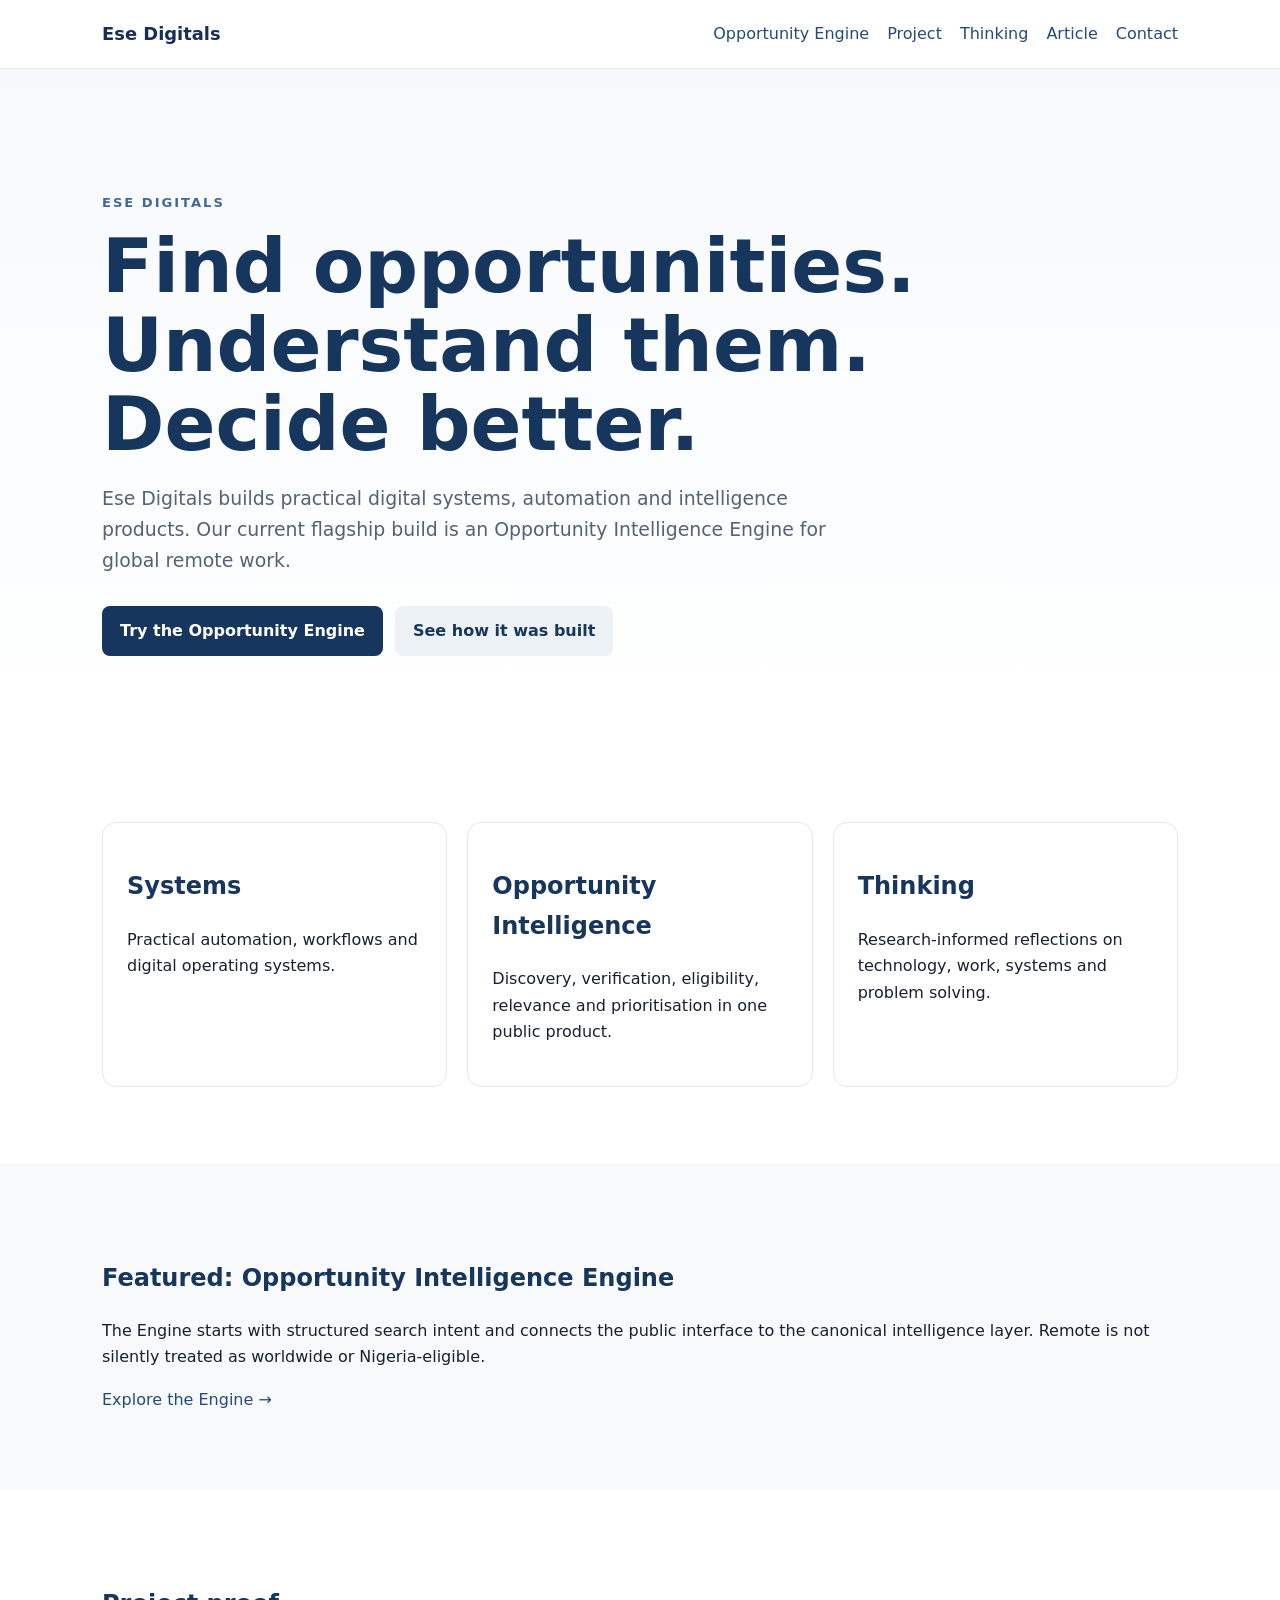
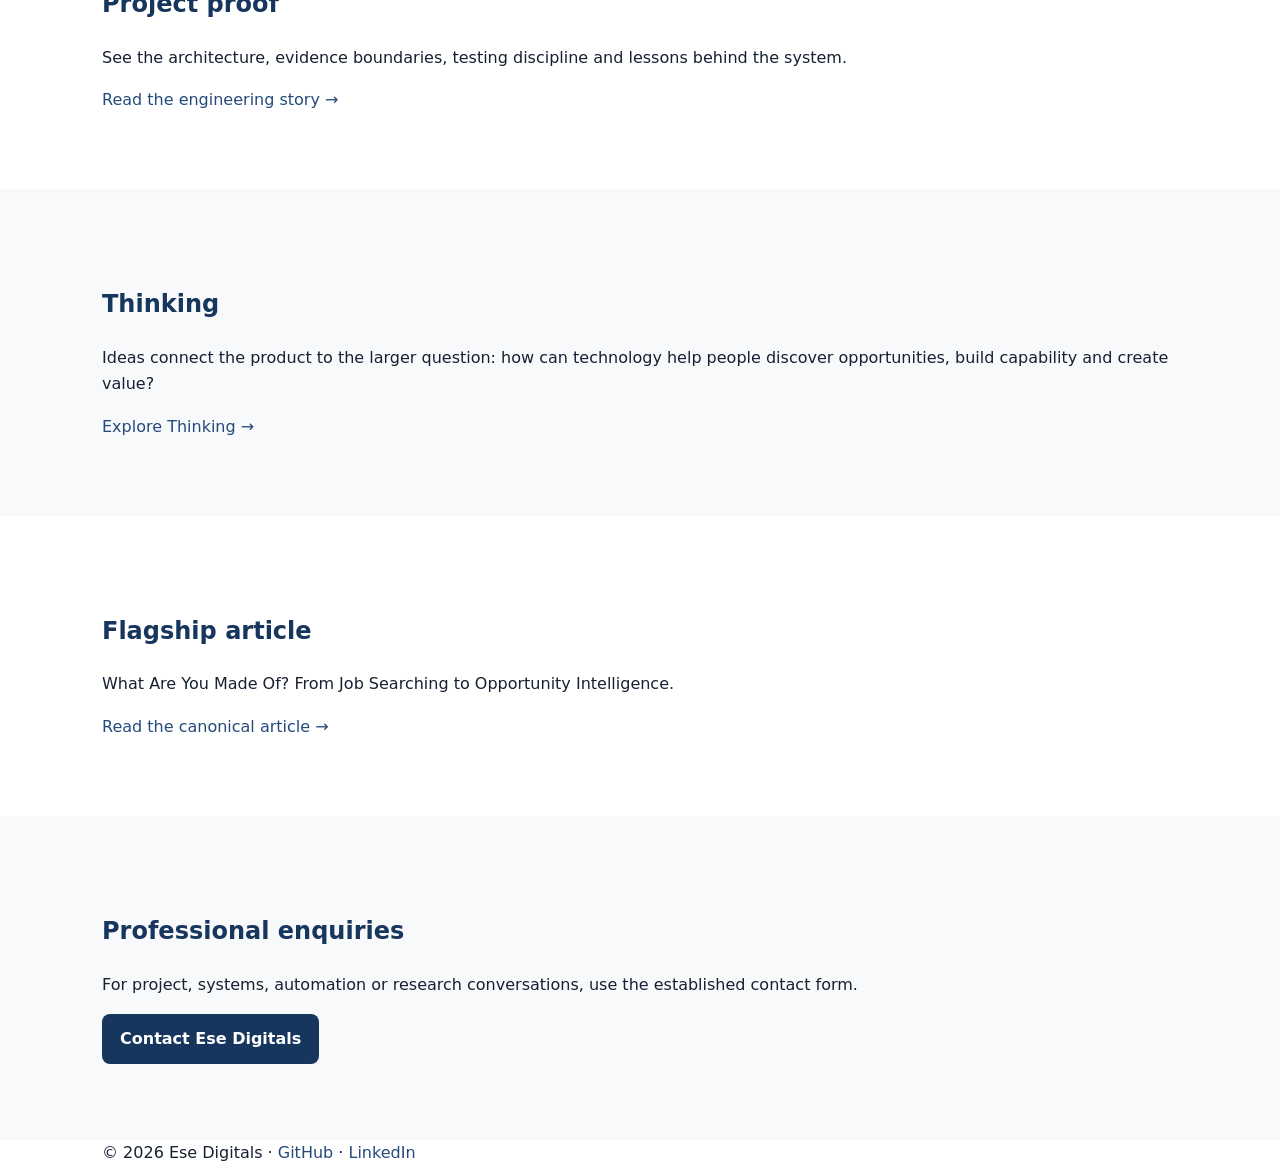
<file: index.html>
<!doctype html><html lang="en"><head><meta charset="utf-8"><meta name="viewport" content="width=device-width,initial-scale=1"><meta name="description" content="Ese Digitals builds practical digital systems, automation and opportunity intelligence tools."><link rel="canonical" href="https://ese-digitals-platform.legaldept-nrc.workers.dev/"><meta property="og:title" content="Ese Digitals | Opportunity Intelligence & Digital Systems"><meta property="og:description" content="Explore Ese Digitals, the Opportunity Intelligence Engine and the thinking behind it."><meta property="og:type" content="website"><meta property="og:url" content="https://ese-digitals-platform.legaldept-nrc.workers.dev/"><title>Ese Digitals | Opportunity Intelligence & Digital Systems</title><link rel="stylesheet" href="/styles.css"></head><body><header class="site-header"><div class="container nav"><a class="brand" href="/">Ese Digitals</a><nav aria-label="Primary"><a href="/engine/">Opportunity Engine</a><a href="/project/">Project</a><a href="/thinking/">Thinking</a><a href="/thinking/article/">Article</a><a href="#contact">Contact</a></nav></div></header><main><section class="hero"><div class="container"><p class="eyebrow">ESE DIGITALS</p><h1>Find opportunities. Understand them. Decide better.</h1><p class="lede">Ese Digitals builds practical digital systems, automation and intelligence products. Our current flagship build is an Opportunity Intelligence Engine for global remote work.</p><div class="actions"><a class="button" href="/engine/">Try the Opportunity Engine</a><a class="button secondary" href="/project/">See how it was built</a></div></div></section><section class="section"><div class="container"><div class="grid"><article><h2>Systems</h2><p>Practical automation, workflows and digital operating systems.</p></article><article><h2>Opportunity Intelligence</h2><p>Discovery, verification, eligibility, relevance and prioritisation in one public product.</p></article><article><h2>Thinking</h2><p>Research-informed reflections on technology, work, systems and problem solving.</p></article></div></div></section><section class="section alt"><div class="container"><h2>Featured: Opportunity Intelligence Engine</h2><p>The Engine starts with structured search intent and connects the public interface to the canonical intelligence layer. Remote is not silently treated as worldwide or Nigeria-eligible.</p><a class="text-link" href="/engine/">Explore the Engine →</a></div></section><section class="section"><div class="container"><h2>Project proof</h2><p>See the architecture, evidence boundaries, testing discipline and lessons behind the system.</p><a class="text-link" href="/project/">Read the engineering story →</a></div></section><section class="section alt"><div class="container"><h2>Thinking</h2><p>Ideas connect the product to the larger question: how can technology help people discover opportunities, build capability and create value?</p><a class="text-link" href="/thinking/">Explore Thinking →</a></div></section><section class="section"><div class="container"><h2>Flagship article</h2><p>What Are You Made Of? From Job Searching to Opportunity Intelligence.</p><a class="text-link" href="/thinking/article/">Read the canonical article →</a></div></section><section id="contact" class="section alt"><div class="container"><h2>Professional enquiries</h2><p>For project, systems, automation or research conversations, use the established contact form.</p><a class="button" href="https://forms.gle/amWQLg8qA7jaeBov5" rel="noopener">Contact Ese Digitals</a></div></section></main><footer><div class="container">© <span id="year"></span> Ese Digitals · <a href="https://github.com/S-A-oghene" rel="noopener">GitHub</a> · <a href="https://www.linkedin.com/in/eseoghene-g-128733130/" rel="noopener">LinkedIn</a></div></footer><script src="/app.js"></script></body></html>
</file>
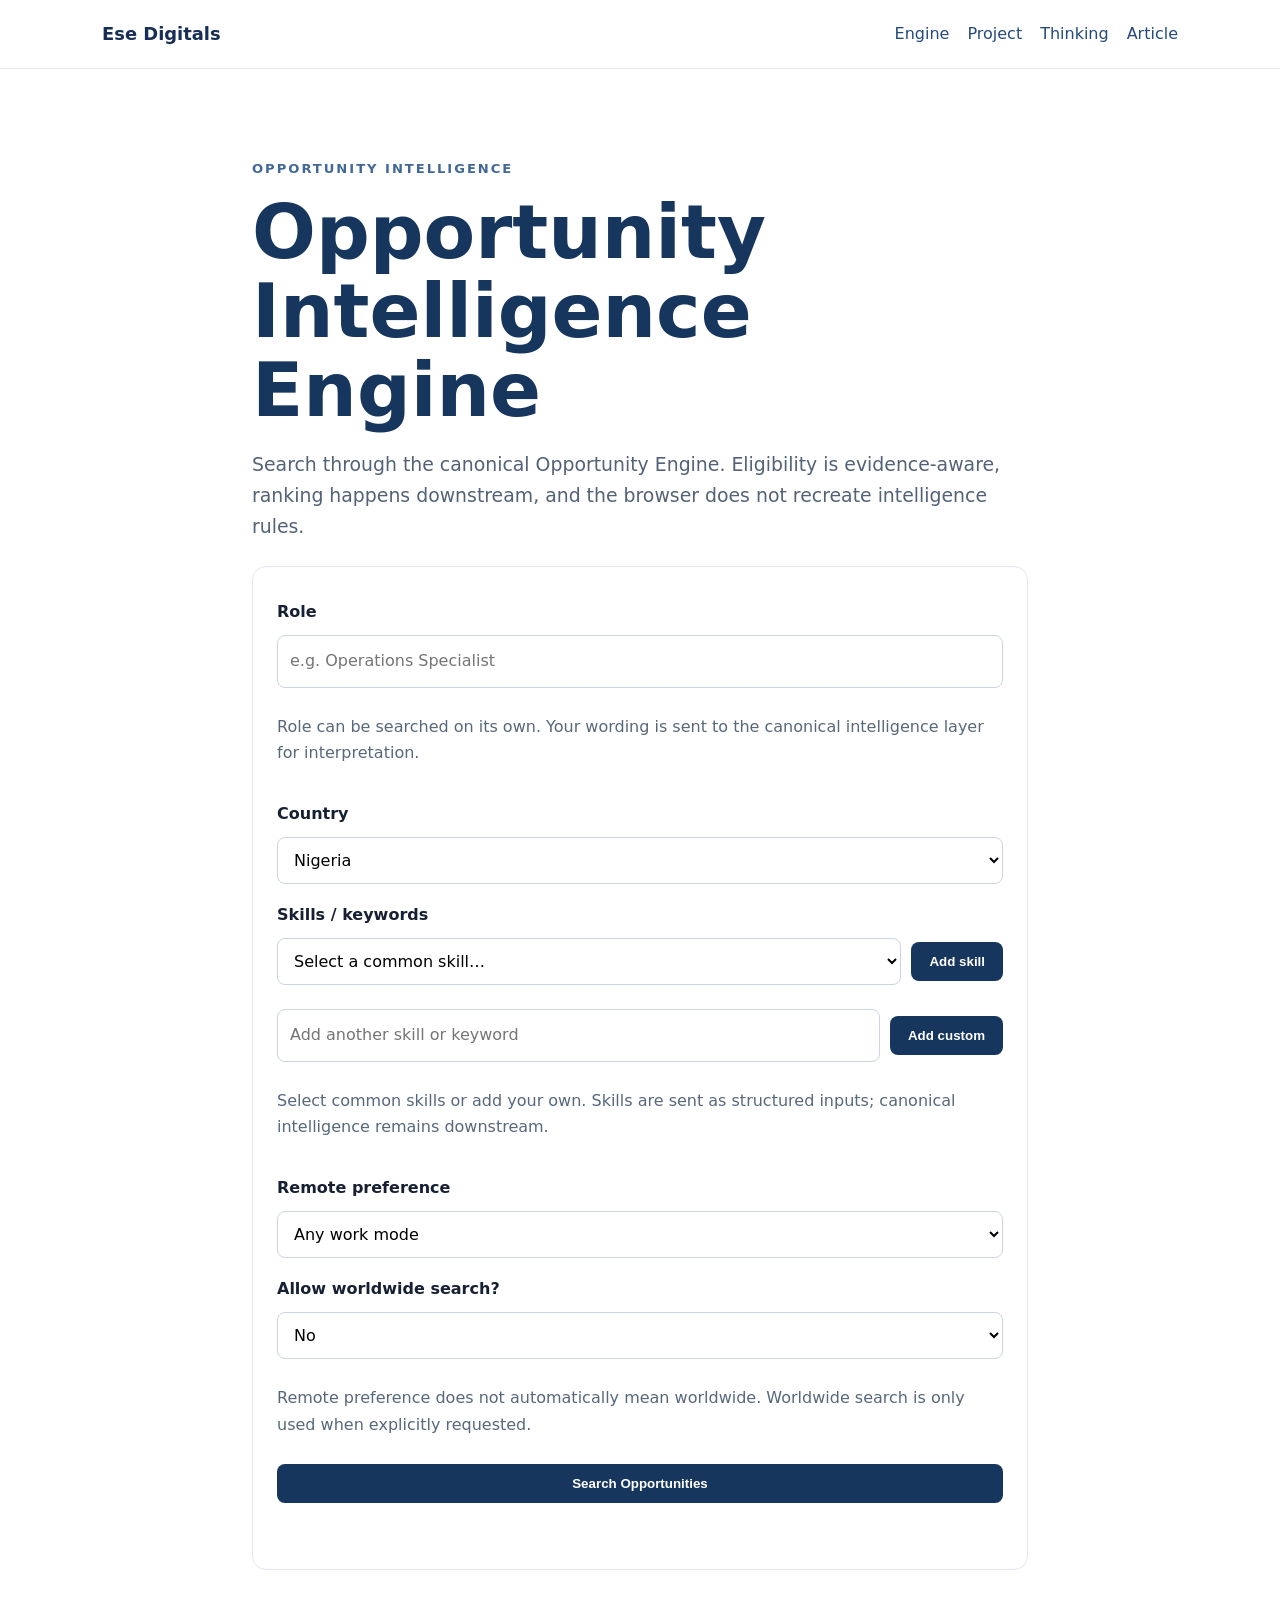
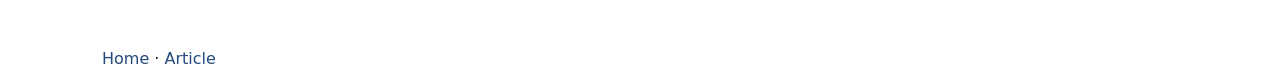
<file: engine/index.html>
<!doctype html>
<html lang="en">
<head>
  <meta charset="utf-8">
  <meta name="viewport" content="width=device-width,initial-scale=1">
  <meta name="description" content="Ese Digitals Opportunity Intelligence Engine — evidence-aware opportunity search.">
  <link rel="canonical" href="https://ese-digitals-platform.legaldept-nrc.workers.dev/engine/">
  <meta property="og:title" content="Opportunity Intelligence Engine | Ese Digitals">
  <meta property="og:url" content="https://ese-digitals-platform.legaldept-nrc.workers.dev/engine/">
  <title>Opportunity Intelligence Engine | Ese Digitals</title>
  <link rel="stylesheet" href="/styles.css">
</head>
<body>
<header class="site-header">
  <div class="container nav">
    <a class="brand" href="/">Ese Digitals</a>
    <nav aria-label="Primary">
      <a href="/engine/">Engine</a>
      <a href="/project/">Project</a>
      <a href="/thinking/">Thinking</a>
      <a href="/thinking/article/">Article</a>
    </nav>
  </div>
</header>
<main>
  <section class="section">
    <div class="container narrow">
      <p class="eyebrow">OPPORTUNITY INTELLIGENCE</p>
      <h1>Opportunity Intelligence Engine</h1>
      <p class="lede">Search through the canonical Opportunity Engine. Eligibility is evidence-aware, ranking happens downstream, and the browser does not recreate intelligence rules.</p>

      <div class="card">
        <form id="engineForm" novalidate>
          <label for="role">Role</label>
          <input id="role" name="role" placeholder="e.g. Operations Specialist" autocomplete="off" aria-describedby="roleHelp">
          <p id="roleHelp" class="notice">Role can be searched on its own. Your wording is sent to the canonical intelligence layer for interpretation.</p>

          <label for="country">Country</label>
          <select id="country" name="country" autocomplete="country-name">
            <option value="">Any country / not specified</option>
            <option value="Afghanistan">Afghanistan</option>
            <option value="Albania">Albania</option>
            <option value="Algeria">Algeria</option>
            <option value="Andorra">Andorra</option>
            <option value="Angola">Angola</option>
            <option value="Antigua and Barbuda">Antigua and Barbuda</option>
            <option value="Argentina">Argentina</option>
            <option value="Armenia">Armenia</option>
            <option value="Australia">Australia</option>
            <option value="Austria">Austria</option>
            <option value="Azerbaijan">Azerbaijan</option>
            <option value="Bahamas">Bahamas</option>
            <option value="Bahrain">Bahrain</option>
            <option value="Bangladesh">Bangladesh</option>
            <option value="Barbados">Barbados</option>
            <option value="Belarus">Belarus</option>
            <option value="Belgium">Belgium</option>
            <option value="Belize">Belize</option>
            <option value="Benin">Benin</option>
            <option value="Bhutan">Bhutan</option>
            <option value="Bolivia">Bolivia</option>
            <option value="Bosnia and Herzegovina">Bosnia and Herzegovina</option>
            <option value="Botswana">Botswana</option>
            <option value="Brazil">Brazil</option>
            <option value="Brunei">Brunei</option>
            <option value="Bulgaria">Bulgaria</option>
            <option value="Burkina Faso">Burkina Faso</option>
            <option value="Burundi">Burundi</option>
            <option value="Cabo Verde">Cabo Verde</option>
            <option value="Cambodia">Cambodia</option>
            <option value="Cameroon">Cameroon</option>
            <option value="Canada">Canada</option>
            <option value="Central African Republic">Central African Republic</option>
            <option value="Chad">Chad</option>
            <option value="Chile">Chile</option>
            <option value="China">China</option>
            <option value="Colombia">Colombia</option>
            <option value="Comoros">Comoros</option>
            <option value="Congo">Congo</option>
            <option value="Costa Rica">Costa Rica</option>
            <option value="Côte d'Ivoire">Côte d'Ivoire</option>
            <option value="Croatia">Croatia</option>
            <option value="Cuba">Cuba</option>
            <option value="Cyprus">Cyprus</option>
            <option value="Czechia">Czechia</option>
            <option value="Democratic Republic of the Congo">Democratic Republic of the Congo</option>
            <option value="Denmark">Denmark</option>
            <option value="Djibouti">Djibouti</option>
            <option value="Dominica">Dominica</option>
            <option value="Dominican Republic">Dominican Republic</option>
            <option value="Ecuador">Ecuador</option>
            <option value="Egypt">Egypt</option>
            <option value="El Salvador">El Salvador</option>
            <option value="Equatorial Guinea">Equatorial Guinea</option>
            <option value="Eritrea">Eritrea</option>
            <option value="Estonia">Estonia</option>
            <option value="Eswatini">Eswatini</option>
            <option value="Ethiopia">Ethiopia</option>
            <option value="Fiji">Fiji</option>
            <option value="Finland">Finland</option>
            <option value="France">France</option>
            <option value="Gabon">Gabon</option>
            <option value="Gambia">Gambia</option>
            <option value="Georgia">Georgia</option>
            <option value="Germany">Germany</option>
            <option value="Ghana">Ghana</option>
            <option value="Greece">Greece</option>
            <option value="Grenada">Grenada</option>
            <option value="Guatemala">Guatemala</option>
            <option value="Guinea">Guinea</option>
            <option value="Guinea-Bissau">Guinea-Bissau</option>
            <option value="Guyana">Guyana</option>
            <option value="Haiti">Haiti</option>
            <option value="Honduras">Honduras</option>
            <option value="Hungary">Hungary</option>
            <option value="Iceland">Iceland</option>
            <option value="India">India</option>
            <option value="Indonesia">Indonesia</option>
            <option value="Iran">Iran</option>
            <option value="Iraq">Iraq</option>
            <option value="Ireland">Ireland</option>
            <option value="Israel">Israel</option>
            <option value="Italy">Italy</option>
            <option value="Jamaica">Jamaica</option>
            <option value="Japan">Japan</option>
            <option value="Jordan">Jordan</option>
            <option value="Kazakhstan">Kazakhstan</option>
            <option value="Kenya">Kenya</option>
            <option value="Kiribati">Kiribati</option>
            <option value="Kuwait">Kuwait</option>
            <option value="Kyrgyzstan">Kyrgyzstan</option>
            <option value="Laos">Laos</option>
            <option value="Latvia">Latvia</option>
            <option value="Lebanon">Lebanon</option>
            <option value="Lesotho">Lesotho</option>
            <option value="Liberia">Liberia</option>
            <option value="Libya">Libya</option>
            <option value="Liechtenstein">Liechtenstein</option>
            <option value="Lithuania">Lithuania</option>
            <option value="Luxembourg">Luxembourg</option>
            <option value="Madagascar">Madagascar</option>
            <option value="Malawi">Malawi</option>
            <option value="Malaysia">Malaysia</option>
            <option value="Maldives">Maldives</option>
            <option value="Mali">Mali</option>
            <option value="Malta">Malta</option>
            <option value="Marshall Islands">Marshall Islands</option>
            <option value="Mauritania">Mauritania</option>
            <option value="Mauritius">Mauritius</option>
            <option value="Mexico">Mexico</option>
            <option value="Micronesia">Micronesia</option>
            <option value="Moldova">Moldova</option>
            <option value="Monaco">Monaco</option>
            <option value="Mongolia">Mongolia</option>
            <option value="Montenegro">Montenegro</option>
            <option value="Morocco">Morocco</option>
            <option value="Mozambique">Mozambique</option>
            <option value="Myanmar">Myanmar</option>
            <option value="Namibia">Namibia</option>
            <option value="Nauru">Nauru</option>
            <option value="Nepal">Nepal</option>
            <option value="Netherlands">Netherlands</option>
            <option value="New Zealand">New Zealand</option>
            <option value="Nicaragua">Nicaragua</option>
            <option value="Niger">Niger</option>
            <option value="Nigeria" selected>Nigeria</option>
            <option value="North Korea">North Korea</option>
            <option value="North Macedonia">North Macedonia</option>
            <option value="Norway">Norway</option>
            <option value="Oman">Oman</option>
            <option value="Pakistan">Pakistan</option>
            <option value="Palau">Palau</option>
            <option value="Panama">Panama</option>
            <option value="Papua New Guinea">Papua New Guinea</option>
            <option value="Paraguay">Paraguay</option>
            <option value="Peru">Peru</option>
            <option value="Philippines">Philippines</option>
            <option value="Poland">Poland</option>
            <option value="Portugal">Portugal</option>
            <option value="Qatar">Qatar</option>
            <option value="Romania">Romania</option>
            <option value="Russia">Russia</option>
            <option value="Rwanda">Rwanda</option>
            <option value="Saint Kitts and Nevis">Saint Kitts and Nevis</option>
            <option value="Saint Lucia">Saint Lucia</option>
            <option value="Saint Vincent and the Grenadines">Saint Vincent and the Grenadines</option>
            <option value="Samoa">Samoa</option>
            <option value="San Marino">San Marino</option>
            <option value="Sao Tome and Principe">Sao Tome and Principe</option>
            <option value="Saudi Arabia">Saudi Arabia</option>
            <option value="Senegal">Senegal</option>
            <option value="Serbia">Serbia</option>
            <option value="Seychelles">Seychelles</option>
            <option value="Sierra Leone">Sierra Leone</option>
            <option value="Singapore">Singapore</option>
            <option value="Slovakia">Slovakia</option>
            <option value="Slovenia">Slovenia</option>
            <option value="Solomon Islands">Solomon Islands</option>
            <option value="Somalia">Somalia</option>
            <option value="South Africa">South Africa</option>
            <option value="South Korea">South Korea</option>
            <option value="South Sudan">South Sudan</option>
            <option value="Spain">Spain</option>
            <option value="Sri Lanka">Sri Lanka</option>
            <option value="Sudan">Sudan</option>
            <option value="Suriname">Suriname</option>
            <option value="Sweden">Sweden</option>
            <option value="Switzerland">Switzerland</option>
            <option value="Syria">Syria</option>
            <option value="Taiwan">Taiwan</option>
            <option value="Tajikistan">Tajikistan</option>
            <option value="Tanzania">Tanzania</option>
            <option value="Thailand">Thailand</option>
            <option value="Timor-Leste">Timor-Leste</option>
            <option value="Togo">Togo</option>
            <option value="Tonga">Tonga</option>
            <option value="Trinidad and Tobago">Trinidad and Tobago</option>
            <option value="Tunisia">Tunisia</option>
            <option value="Türkiye">Türkiye</option>
            <option value="Turkmenistan">Turkmenistan</option>
            <option value="Tuvalu">Tuvalu</option>
            <option value="Uganda">Uganda</option>
            <option value="Ukraine">Ukraine</option>
            <option value="United Arab Emirates">United Arab Emirates</option>
            <option value="United Kingdom">United Kingdom</option>
            <option value="United States">United States</option>
            <option value="Uruguay">Uruguay</option>
            <option value="Uzbekistan">Uzbekistan</option>
            <option value="Vanuatu">Vanuatu</option>
            <option value="Vatican City">Vatican City</option>
            <option value="Venezuela">Venezuela</option>
            <option value="Vietnam">Vietnam</option>
            <option value="Yemen">Yemen</option>
            <option value="Zambia">Zambia</option>
            <option value="Zimbabwe">Zimbabwe</option>
          </select>

          <label for="skillPreset">Skills / keywords</label>
          <div class="inline-controls">
            <select id="skillPreset" aria-label="Choose a common skill">
              <option value="">Select a common skill…</option>
              <option>Administration</option>
              <option>Automation</option>
              <option>Business Analysis</option>
              <option>Communication</option>
              <option>Customer Support</option>
              <option>Data Analysis</option>
              <option>Excel</option>
              <option>Finance</option>
              <option>Financial Analysis</option>
              <option>Google Workspace</option>
              <option>Human Resources</option>
              <option>Logistics</option>
              <option>Marketing</option>
              <option>Microsoft Office</option>
              <option>Operations</option>
              <option>Process Improvement</option>
              <option>Project Management</option>
              <option>Reporting</option>
              <option>Research</option>
              <option>Risk Management</option>
              <option>Sales</option>
              <option>Scheduling</option>
              <option>SQL</option>
              <option>Stakeholder Management</option>
              <option>Supply Chain</option>
              <option>Technical Support</option>
              <option>Training</option>
              <option>Virtual Assistance</option>
              <option>Workflow Automation</option>
            </select>
            <button class="button button-secondary" id="addPresetSkill" type="button">Add skill</button>
          </div>
          <div id="selectedSkills" class="skill-list" aria-live="polite"></div>
          <div class="inline-controls">
            <input id="customSkill" type="text" placeholder="Add another skill or keyword" autocomplete="off">
            <button class="button button-secondary" id="addCustomSkill" type="button">Add custom</button>
          </div>
          <p class="notice">Select common skills or add your own. Skills are sent as structured inputs; canonical intelligence remains downstream.</p>

          <label for="remote">Remote preference</label>
          <select id="remote" name="remote">
            <option value="" selected>Any work mode</option>
            <option value="Fully Remote">Fully Remote</option>
            <option value="Remote-First">Remote-First</option>
            <option value="Hybrid">Hybrid</option>
            <option value="On-site">On-site</option>
          </select>

          <label for="worldwide">Allow worldwide search?</label>
          <select id="worldwide" name="worldwide">
            <option value="no" selected>No</option>
            <option value="yes">Yes — explicitly requested</option>
          </select>
          <p class="notice">Remote preference does not automatically mean worldwide. Worldwide search is only used when explicitly requested.</p>

          <button class="button" type="submit">Search Opportunities</button>
          <p id="formMessage" class="notice" role="status" aria-live="polite"></p>
        </form>
      </div>

      <section id="result" class="card" hidden aria-labelledby="resultHeading">
        <h2 id="resultHeading">Opportunity Results</h2>
        <p id="resultSummary" class="notice"></p>
        <div id="resultsList"></div>
        <p id="reviewSummary" class="notice"></p>
        <p class="notice">Results are returned through the protected canonical API. Application links point to the source opportunity; the Engine does not submit applications.</p>
        <a class="text-link" href="/project/">See the system architecture →</a>
      </section>
    </div>
  </section>
</main>
<footer><div class="container"><a href="/">Home</a> · <a href="/thinking/article/">Article</a></div></footer>
<script src="/app.js"></script>
</body>
</html>
</file>
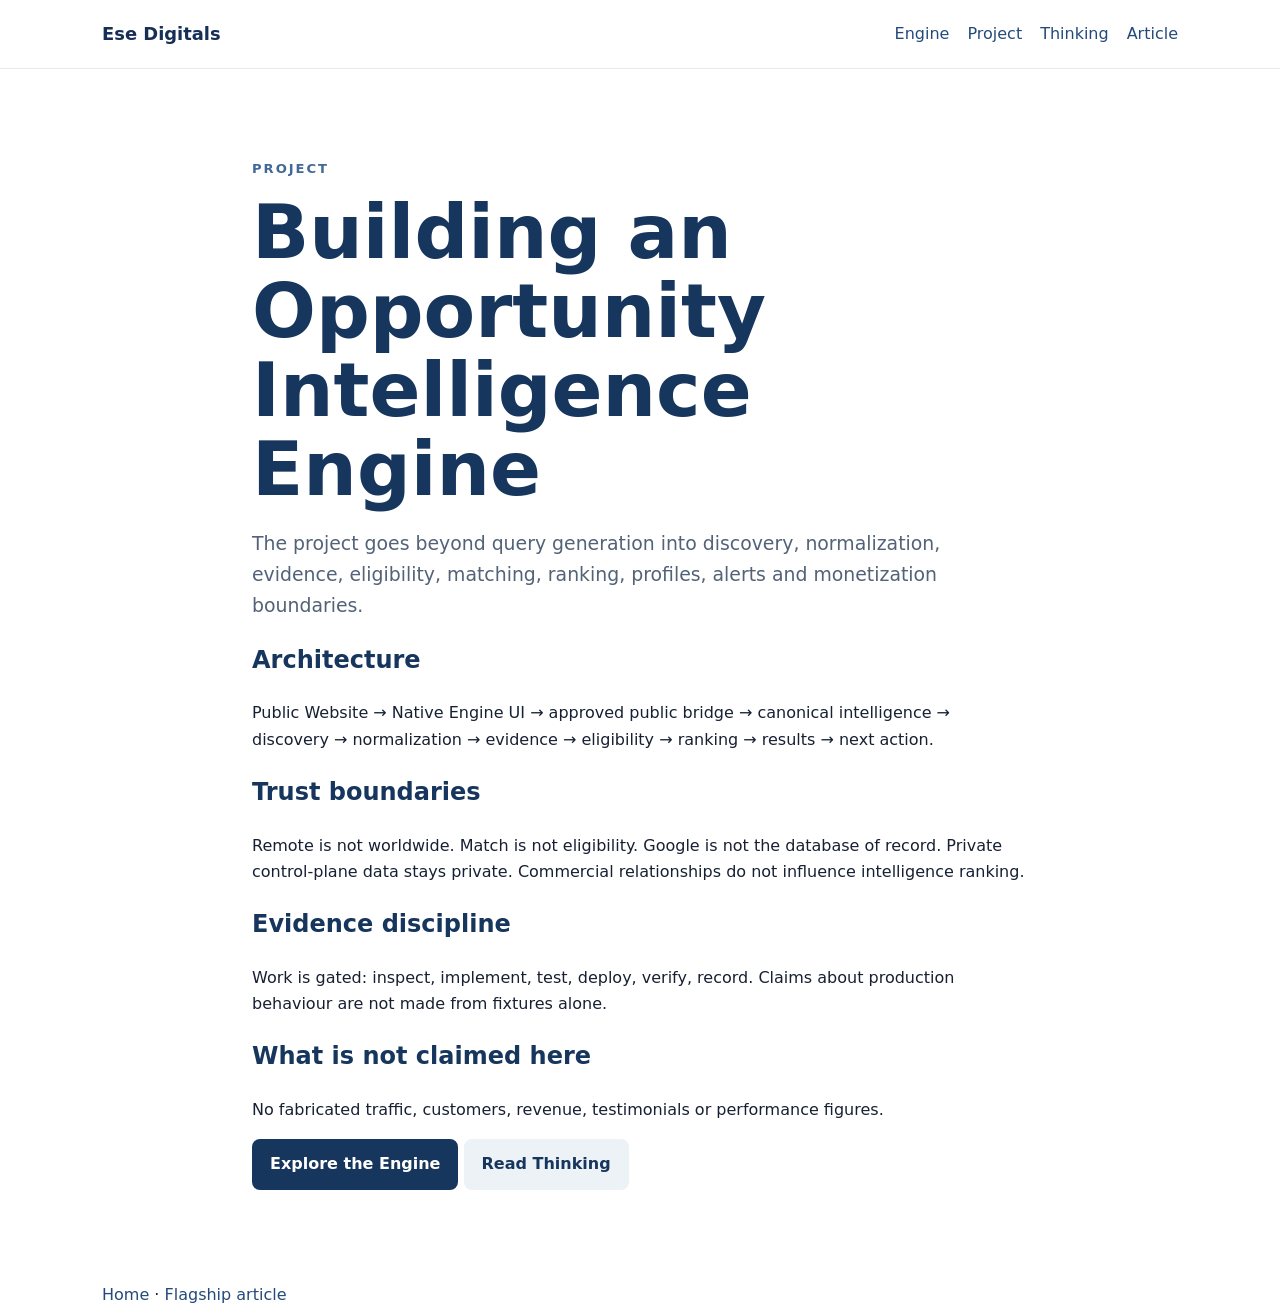
<file: project/index.html>
<!doctype html><html lang="en"><head><meta charset="utf-8"><meta name="viewport" content="width=device-width,initial-scale=1"><meta name="description" content="How the Ese Digitals Opportunity Intelligence Engine is built."><link rel="canonical" href="https://ese-digitals-platform.legaldept-nrc.workers.dev/project/"><title>Project | Ese Digitals Opportunity Intelligence Engine</title><link rel="stylesheet" href="/styles.css"></head><body><header class="site-header"><div class="container nav"><a class="brand" href="/">Ese Digitals</a><nav><a href="/engine/">Engine</a><a href="/project/">Project</a><a href="/thinking/">Thinking</a><a href="/thinking/article/">Article</a></nav></div></header><main><section class="section"><div class="container narrow"><p class="eyebrow">PROJECT</p><h1>Building an Opportunity Intelligence Engine</h1><p class="lede">The project goes beyond query generation into discovery, normalization, evidence, eligibility, matching, ranking, profiles, alerts and monetization boundaries.</p><h2>Architecture</h2><p>Public Website → Native Engine UI → approved public bridge → canonical intelligence → discovery → normalization → evidence → eligibility → ranking → results → next action.</p><h2>Trust boundaries</h2><p>Remote is not worldwide. Match is not eligibility. Google is not the database of record. Private control-plane data stays private. Commercial relationships do not influence intelligence ranking.</p><h2>Evidence discipline</h2><p>Work is gated: inspect, implement, test, deploy, verify, record. Claims about production behaviour are not made from fixtures alone.</p><h2>What is not claimed here</h2><p>No fabricated traffic, customers, revenue, testimonials or performance figures.</p><p><a class="button" href="/engine/">Explore the Engine</a> <a class="button secondary" href="/thinking/">Read Thinking</a></p></div></section></main><footer><div class="container"><a href="/">Home</a> · <a href="/thinking/article/">Flagship article</a></div></footer><script src="/app.js"></script></body></html>
</file>
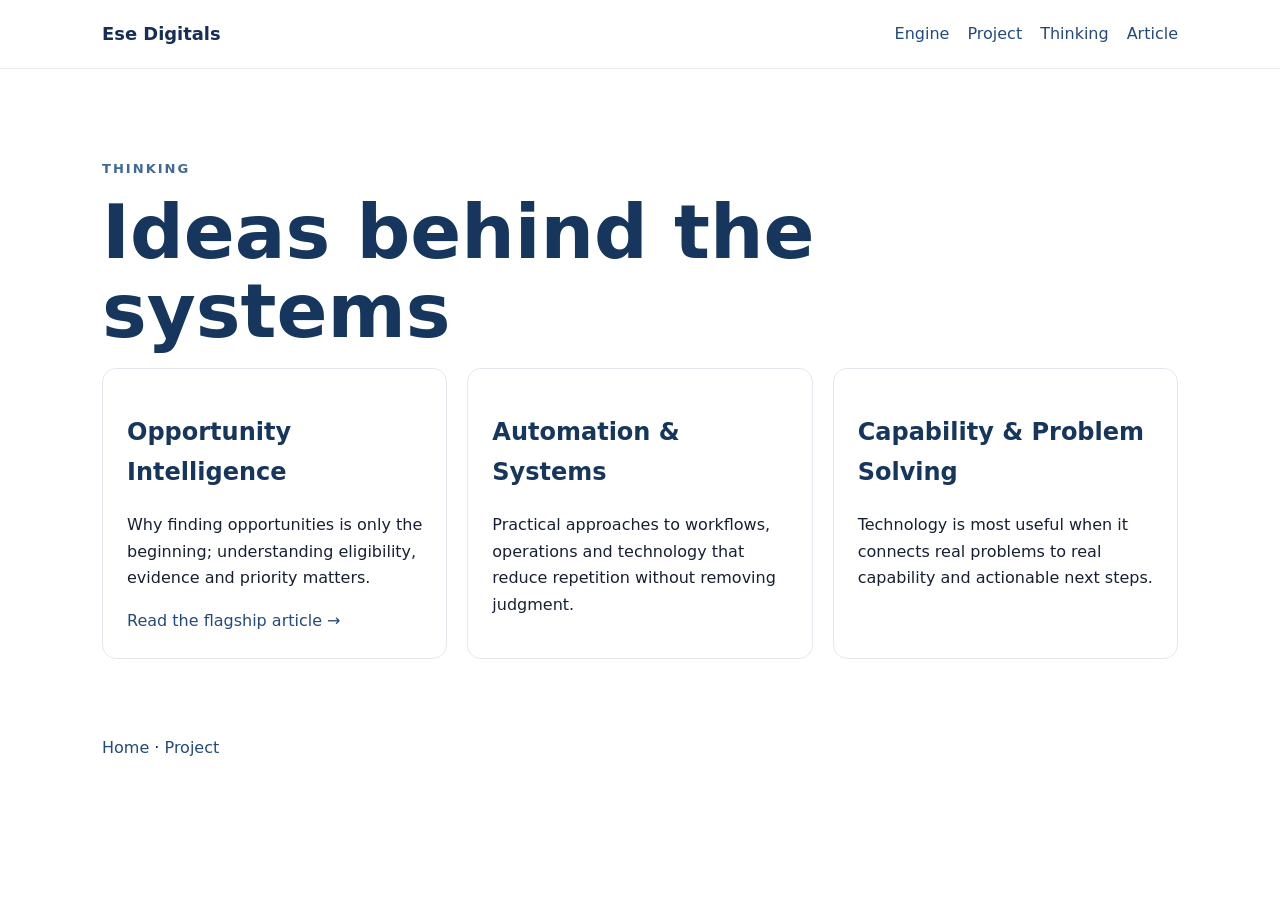
<file: thinking/index.html>
<!doctype html><html lang="en"><head><meta charset="utf-8"><meta name="viewport" content="width=device-width,initial-scale=1"><meta name="description" content="Ese Digitals Thinking — opportunity intelligence, automation, digital systems and problem solving."><link rel="canonical" href="https://ese-digitals-platform.legaldept-nrc.workers.dev/thinking/"><title>Thinking | Ese Digitals</title><link rel="stylesheet" href="/styles.css"></head><body><header class="site-header"><div class="container nav"><a class="brand" href="/">Ese Digitals</a><nav><a href="/engine/">Engine</a><a href="/project/">Project</a><a href="/thinking/">Thinking</a><a href="/thinking/article/">Article</a></nav></div></header><main><section class="section"><div class="container"><p class="eyebrow">THINKING</p><h1>Ideas behind the systems</h1><div class="grid"><article><h2>Opportunity Intelligence</h2><p>Why finding opportunities is only the beginning; understanding eligibility, evidence and priority matters.</p><a class="text-link" href="/thinking/article/">Read the flagship article →</a></article><article><h2>Automation &amp; Systems</h2><p>Practical approaches to workflows, operations and technology that reduce repetition without removing judgment.</p></article><article><h2>Capability &amp; Problem Solving</h2><p>Technology is most useful when it connects real problems to real capability and actionable next steps.</p></article></div></div></section></main><footer><div class="container"><a href="/">Home</a> · <a href="/project/">Project</a></div></footer><script src="/app.js"></script></body></html>
</file>
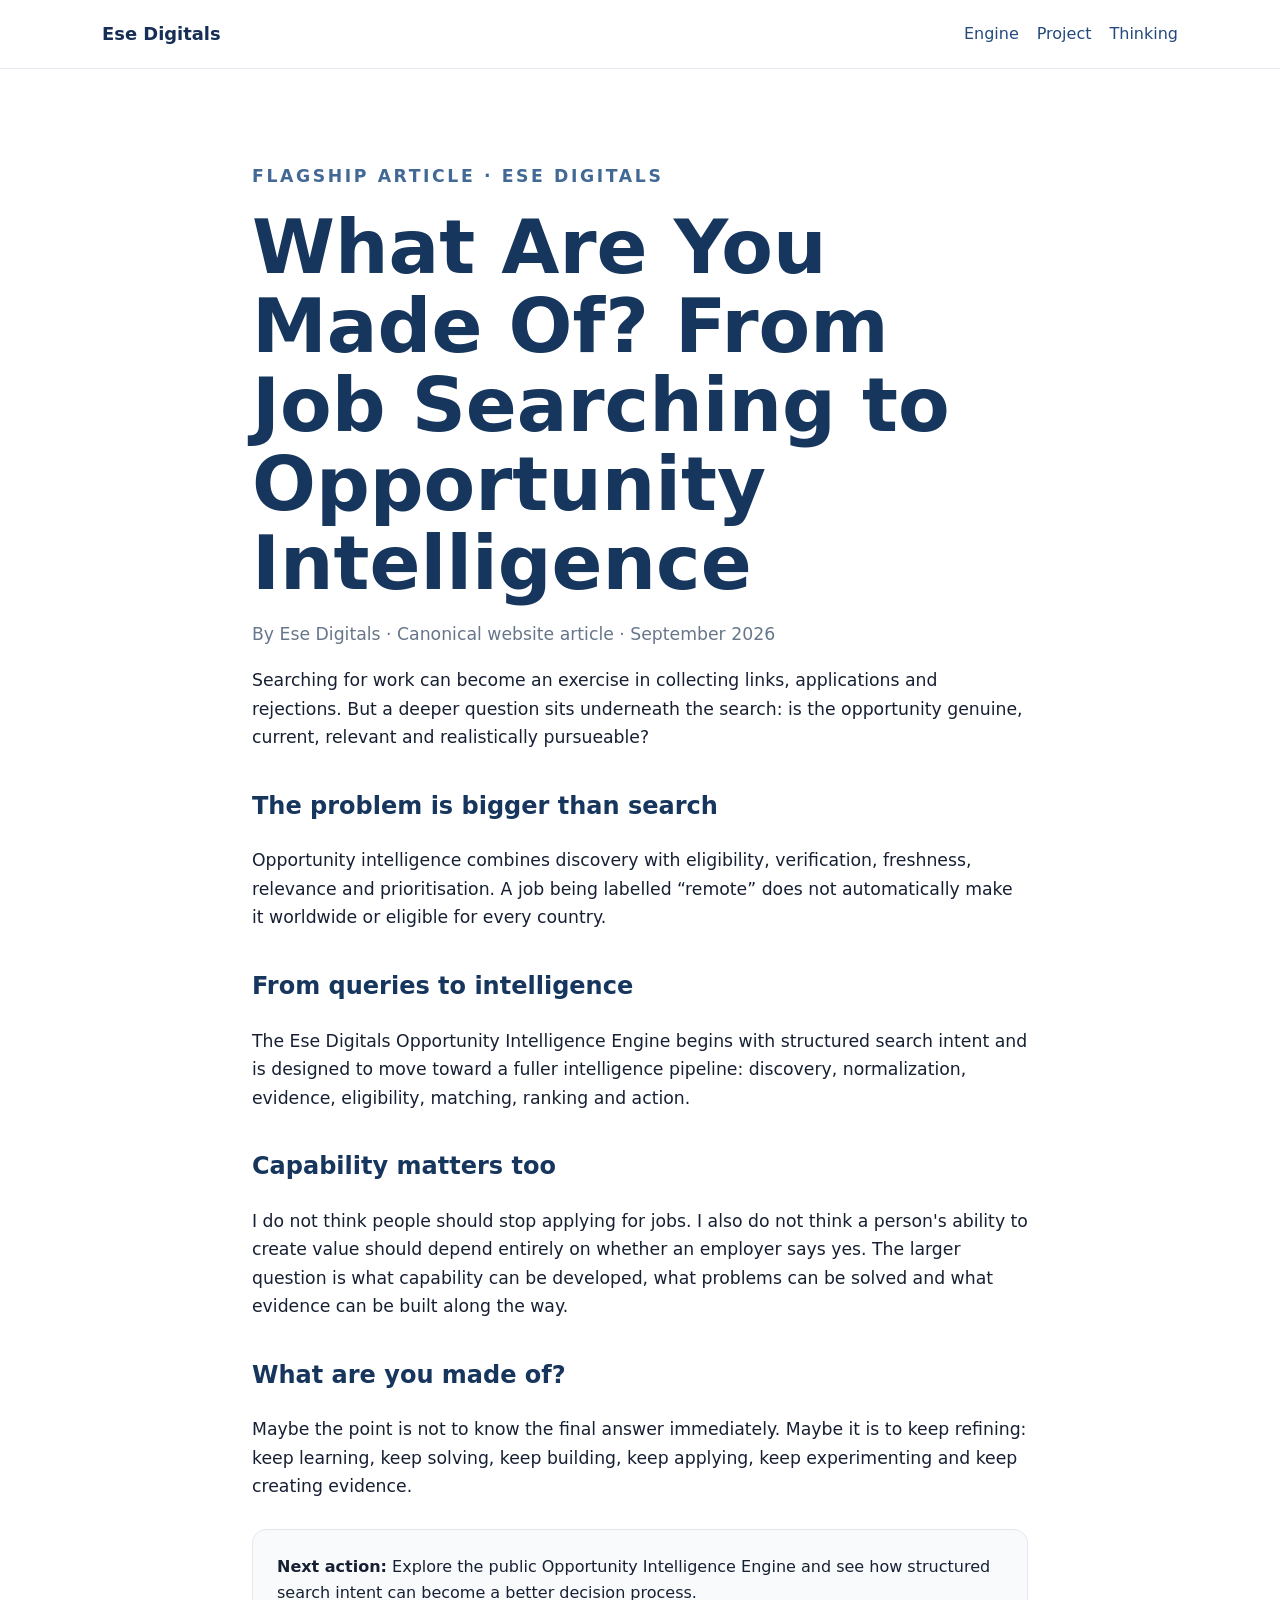
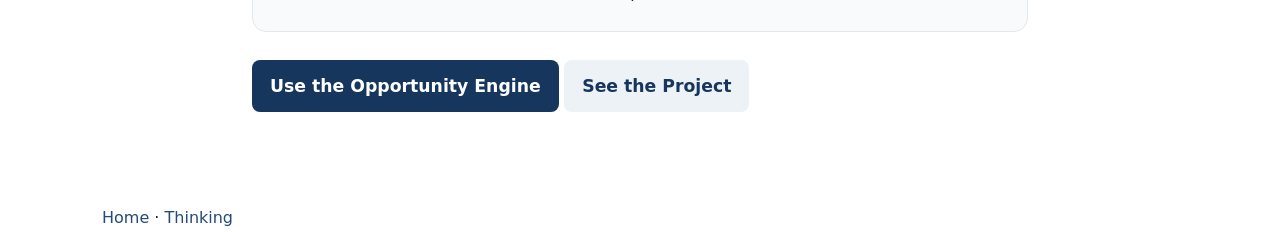
<file: thinking/article/index.html>
<!doctype html><html lang="en"><head><meta charset="utf-8"><meta name="viewport" content="width=device-width,initial-scale=1"><meta name="description" content="What Are You Made Of? From Job Searching to Opportunity Intelligence — the canonical Ese Digitals article."><link rel="canonical" href="https://ese-digitals-platform.legaldept-nrc.workers.dev/thinking/article/"><meta property="og:title" content="What Are You Made Of? From Job Searching to Opportunity Intelligence"><meta property="og:description" content="The canonical Ese Digitals reflection on moving from job searching toward opportunity intelligence."><meta property="og:type" content="article"><meta property="og:url" content="https://ese-digitals-platform.legaldept-nrc.workers.dev/thinking/article/"><title>What Are You Made Of? | Ese Digitals</title><link rel="stylesheet" href="/styles.css"></head><body><header class="site-header"><div class="container nav"><a class="brand" href="/">Ese Digitals</a><nav><a href="/engine/">Engine</a><a href="/project/">Project</a><a href="/thinking/">Thinking</a></nav></div></header><main><article class="section"><div class="container narrow prose"><p class="eyebrow">FLAGSHIP ARTICLE · ESE DIGITALS</p><h1>What Are You Made Of? From Job Searching to Opportunity Intelligence</h1><p class="meta">By Ese Digitals · Canonical website article · September 2026</p><p>Searching for work can become an exercise in collecting links, applications and rejections. But a deeper question sits underneath the search: is the opportunity genuine, current, relevant and realistically pursueable?</p><h2>The problem is bigger than search</h2><p>Opportunity intelligence combines discovery with eligibility, verification, freshness, relevance and prioritisation. A job being labelled “remote” does not automatically make it worldwide or eligible for every country.</p><h2>From queries to intelligence</h2><p>The Ese Digitals Opportunity Intelligence Engine begins with structured search intent and is designed to move toward a fuller intelligence pipeline: discovery, normalization, evidence, eligibility, matching, ranking and action.</p><h2>Capability matters too</h2><p>I do not think people should stop applying for jobs. I also do not think a person's ability to create value should depend entirely on whether an employer says yes. The larger question is what capability can be developed, what problems can be solved and what evidence can be built along the way.</p><h2>What are you made of?</h2><p>Maybe the point is not to know the final answer immediately. Maybe it is to keep refining: keep learning, keep solving, keep building, keep applying, keep experimenting and keep creating evidence.</p><div class="callout"><strong>Next action:</strong> Explore the public Opportunity Intelligence Engine and see how structured search intent can become a better decision process.</div><p><a class="button" href="/engine/">Use the Opportunity Engine</a> <a class="button secondary" href="/project/">See the Project</a></p></div></article></main><footer><div class="container"><a href="/">Home</a> · <a href="/thinking/">Thinking</a></div></footer><script src="/app.js"></script></body></html>
</file>
<file: styles.css>
*{box-sizing:border-box}html{scroll-behavior:smooth}body{margin:0;font-family:Inter,ui-sans-serif,system-ui,-apple-system,"Segoe UI",Arial,sans-serif;line-height:1.65;color:#172033;background:#fff}.container{max-width:1120px;margin:0 auto;padding:0 22px}.narrow{max-width:820px}.site-header{position:sticky;top:0;background:rgba(255,255,255,.96);backdrop-filter:blur(8px);border-bottom:1px solid #e6eaf0;z-index:10}.nav{display:flex;justify-content:space-between;align-items:center;min-height:68px;gap:24px}.brand{font-weight:800;color:#172f56;text-decoration:none;font-size:1.12rem}.nav nav{display:flex;gap:18px;flex-wrap:wrap}.nav nav a,.text-link,footer a{color:#244a7c;text-decoration:none}.hero{padding:110px 0 90px;background:linear-gradient(180deg,#f6f9fc,#fff)}.eyebrow{font-weight:800;letter-spacing:.15em;text-transform:uppercase;color:#426995;font-size:.82rem}.hero h1,h1{font-size:clamp(2.4rem,6vw,4.7rem);line-height:1.05;color:#17365d;margin:.35rem 0 1.1rem}.lede{font-size:1.18rem;max-width:760px;color:#536277}.actions{display:flex;gap:12px;flex-wrap:wrap;margin-top:30px}.button{display:inline-block;border:0;background:#17365d;color:#fff;padding:12px 18px;border-radius:8px;text-decoration:none;font-weight:750;cursor:pointer}.button.secondary{background:#edf2f7;color:#17365d}.button:disabled{opacity:.65;cursor:wait}.section{padding:76px 0}.alt{background:#f7f9fb}.grid{display:grid;grid-template-columns:repeat(auto-fit,minmax(230px,1fr));gap:20px}.grid article,.card,.callout{border:1px solid #e3e8ef;border-radius:14px;padding:24px;background:#fff}.grid h2,.grid h3,h2{color:#17365d}.card{margin-top:24px}form{display:grid;gap:10px}label{font-weight:700;margin-top:8px}input,select{width:100%;padding:12px;border:1px solid #cbd5e1;border-radius:8px;font:inherit;background:#fff}.inline-controls{display:grid;grid-template-columns:minmax(0,1fr) auto;gap:10px;align-items:center}.skill-list{display:flex;flex-wrap:wrap;gap:8px;min-height:4px}.skill-chip{display:inline-flex;align-items:center;gap:8px;padding:7px 10px;border:1px solid #cbd5e1;border-radius:999px;background:#f8fafc;color:#17365d}.skill-chip button{border:0;background:transparent;color:#536277;font:inherit;font-weight:700;cursor:pointer;padding:0}.result-source{color:#67768a;font-size:.95rem}pre{white-space:pre-wrap;word-break:break-word}.notice{color:#58687c}.meta{color:#67768a}.prose p{font-size:1.08rem}.prose h2{margin-top:2.2rem}.callout{margin:28px 0;background:#f8fafc}@media(max-width:760px){.nav{align-items:flex-start;padding-top:14px;padding-bottom:14px}.nav nav{gap:10px;font-size:.92rem}.hero{padding-top:80px}.section{padding:58px 0}.inline-controls{grid-template-columns:1fr}.inline-controls .button{width:100%}}
</file>
